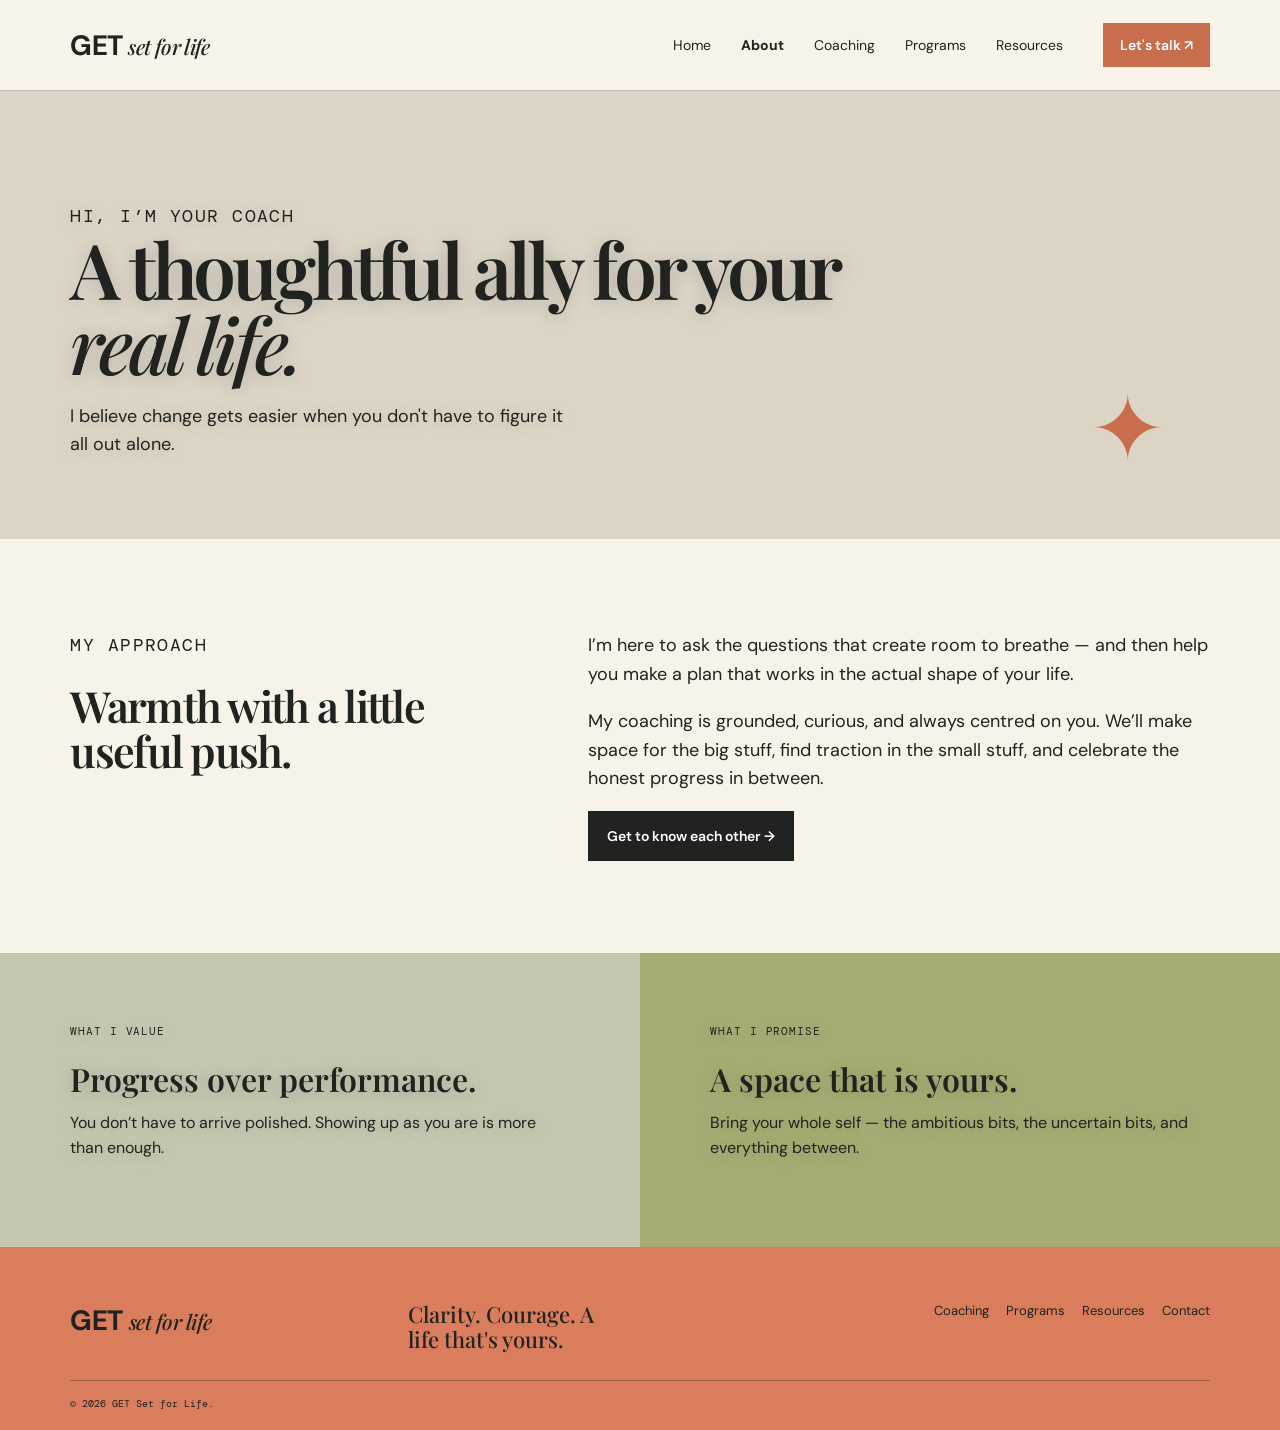
<file: about.html>
<!doctype html><html lang="en"><head><meta charset="utf-8"><meta name="viewport" content="width=device-width,initial-scale=1"><title>About | GET Set for Life</title><link href="https://fonts.googleapis.com/css2?family=DM+Mono&family=DM+Sans:wght@400;500;600;700&family=Playfair+Display:ital,wght@0,500;0,600;0,700;1,500&display=swap" rel="stylesheet"><link rel="stylesheet" href="styles.css"><link rel="stylesheet" href="responsive.css"></head><body><header class="site-header"><a class="brand" href="index.html"><span>GET</span><i>set for life</i></a><button class="menu-toggle">Menu <span>☰</span></button><nav class="main-nav"><a href="index.html">Home</a><a class="active" href="about.html">About</a><a href="coaching.html">Coaching</a><a href="programs.html">Programs</a><a href="resources.html">Resources</a><a class="nav-cta" href="contact.html">Let's talk ↗</a></nav></header><main><section class="page-hero"><p class="eyebrow">HI, I’M YOUR COACH</p><h1>A thoughtful ally for your <em>real life.</em></h1><p>I believe change gets easier when you don't have to figure it all out alone.</p></section><section class="content-grid"><div><p class="eyebrow">MY APPROACH</p><h2>Warmth with a little useful push.</h2></div><div><p>I’m here to ask the questions that create room to breathe — and then help you make a plan that works in the actual shape of your life.</p><p>My coaching is grounded, curious, and always centred on you. We’ll make space for the big stuff, find traction in the small stuff, and celebrate the honest progress in between.</p><a class="button button-dark" href="contact.html">Get to know each other →</a></div></section><section class="split-band"><div><p class="eyebrow">WHAT I VALUE</p><h3>Progress over performance.</h3><p>You don’t have to arrive polished. Showing up as you are is more than enough.</p></div><div><p class="eyebrow">WHAT I PROMISE</p><h3>A space that is yours.</h3><p>Bring your whole self — the ambitious bits, the uncertain bits, and everything between.</p></div></section></main><footer><a class="brand" href="index.html"><span>GET</span><i>set for life</i></a><p>Clarity. Courage. A life that's yours.</p><div><a href="coaching.html">Coaching</a><a href="programs.html">Programs</a><a href="resources.html">Resources</a><a href="contact.html">Contact</a></div><small>© 2026 GET Set for Life.</small></footer><script src="script.js"></script></body></html>
</file>
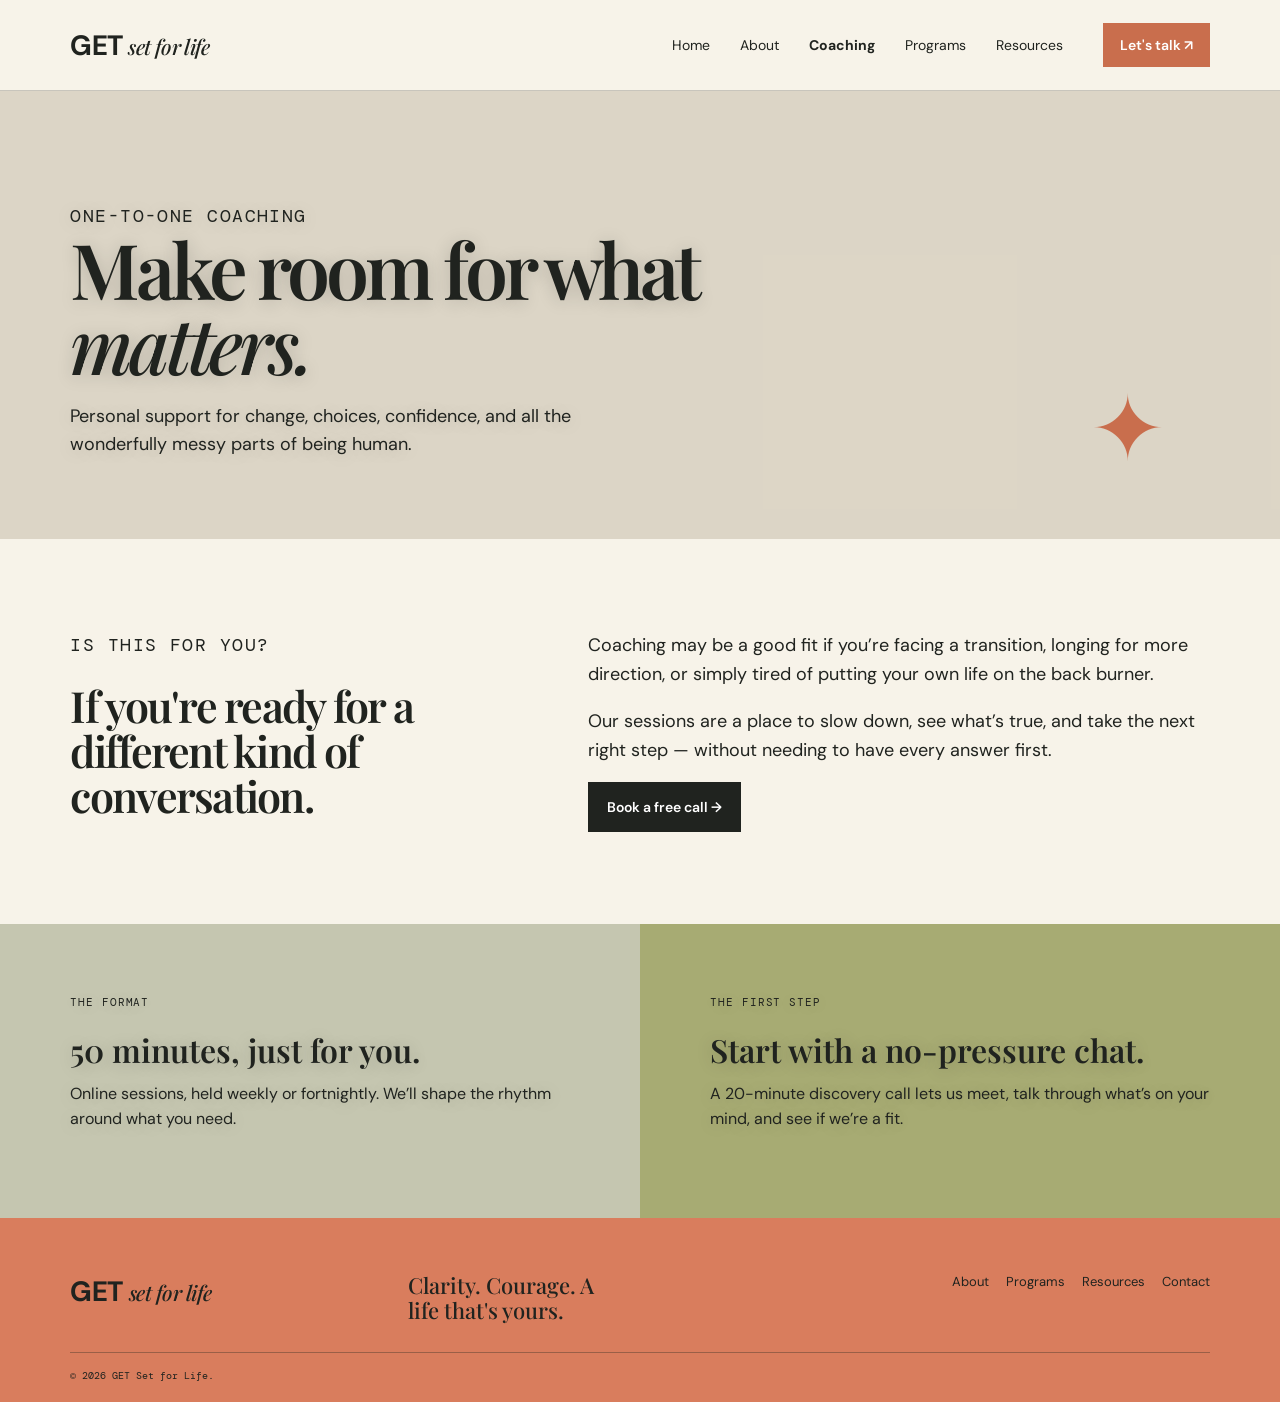
<file: coaching.html>
<!doctype html><html lang="en"><head><meta charset="utf-8"><meta name="viewport" content="width=device-width,initial-scale=1"><title>Coaching | GET Set for Life</title><link href="https://fonts.googleapis.com/css2?family=DM+Mono&family=DM+Sans:wght@400;500;600;700&family=Playfair+Display:ital,wght@0,500;0,600;0,700;1,500&display=swap" rel="stylesheet"><link rel="stylesheet" href="styles.css"><link rel="stylesheet" href="responsive.css"></head><body><header class="site-header"><a class="brand" href="index.html"><span>GET</span><i>set for life</i></a><button class="menu-toggle">Menu <span>☰</span></button><nav class="main-nav"><a href="index.html">Home</a><a href="about.html">About</a><a class="active" href="coaching.html">Coaching</a><a href="programs.html">Programs</a><a href="resources.html">Resources</a><a class="nav-cta" href="contact.html">Let's talk ↗</a></nav></header><main><section class="page-hero"><p class="eyebrow">ONE-TO-ONE COACHING</p><h1>Make room for what <em>matters.</em></h1><p>Personal support for change, choices, confidence, and all the wonderfully messy parts of being human.</p></section><section class="content-grid"><div><p class="eyebrow">IS THIS FOR YOU?</p><h2>If you're ready for a different kind of conversation.</h2></div><div><p>Coaching may be a good fit if you’re facing a transition, longing for more direction, or simply tired of putting your own life on the back burner.</p><p>Our sessions are a place to slow down, see what’s true, and take the next right step — without needing to have every answer first.</p><a class="button button-dark" href="contact.html">Book a free call →</a></div></section><section class="split-band"><div><p class="eyebrow">THE FORMAT</p><h3>50 minutes, just for you.</h3><p>Online sessions, held weekly or fortnightly. We’ll shape the rhythm around what you need.</p></div><div><p class="eyebrow">THE FIRST STEP</p><h3>Start with a no-pressure chat.</h3><p>A 20-minute discovery call lets us meet, talk through what’s on your mind, and see if we’re a fit.</p></div></section></main><footer><a class="brand" href="index.html"><span>GET</span><i>set for life</i></a><p>Clarity. Courage. A life that's yours.</p><div><a href="about.html">About</a><a href="programs.html">Programs</a><a href="resources.html">Resources</a><a href="contact.html">Contact</a></div><small>© 2026 GET Set for Life.</small></footer><script src="script.js"></script></body></html>
</file>
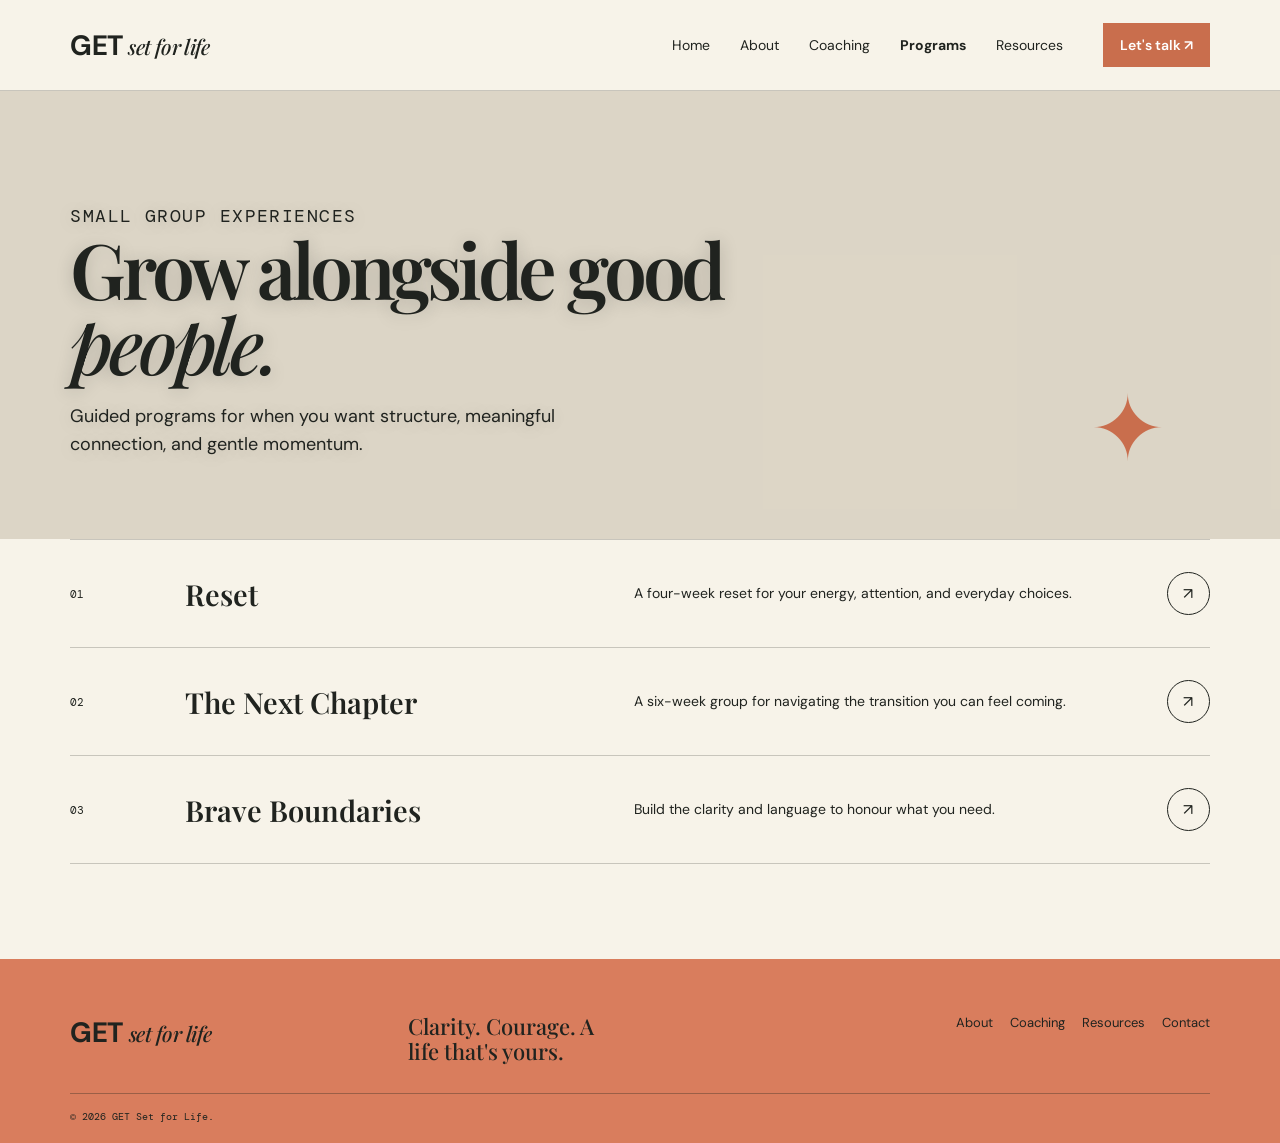
<file: programs.html>
<!doctype html><html lang="en"><head><meta charset="utf-8"><meta name="viewport" content="width=device-width,initial-scale=1"><title>Programs | GET Set for Life</title><link href="https://fonts.googleapis.com/css2?family=DM+Mono&family=DM+Sans:wght@400;500;600;700&family=Playfair+Display:ital,wght@0,500;0,600;0,700;1,500&display=swap" rel="stylesheet"><link rel="stylesheet" href="styles.css"><link rel="stylesheet" href="responsive.css"></head><body><header class="site-header"><a class="brand" href="index.html"><span>GET</span><i>set for life</i></a><button class="menu-toggle">Menu <span>☰</span></button><nav class="main-nav"><a href="index.html">Home</a><a href="about.html">About</a><a href="coaching.html">Coaching</a><a class="active" href="programs.html">Programs</a><a href="resources.html">Resources</a><a class="nav-cta" href="contact.html">Let's talk ↗</a></nav></header><main><section class="page-hero"><p class="eyebrow">SMALL GROUP EXPERIENCES</p><h1>Grow alongside good <em>people.</em></h1><p>Guided programs for when you want structure, meaningful connection, and gentle momentum.</p></section><section class="program-list"><div class="program-row"><span>01</span><h3>Reset</h3><p>A four-week reset for your energy, attention, and everyday choices.</p><a class="circle-arrow" href="contact.html">↗</a></div><div class="program-row"><span>02</span><h3>The Next Chapter</h3><p>A six-week group for navigating the transition you can feel coming.</p><a class="circle-arrow" href="contact.html">↗</a></div><div class="program-row"><span>03</span><h3>Brave Boundaries</h3><p>Build the clarity and language to honour what you need.</p><a class="circle-arrow" href="contact.html">↗</a></div></section></main><footer><a class="brand" href="index.html"><span>GET</span><i>set for life</i></a><p>Clarity. Courage. A life that's yours.</p><div><a href="about.html">About</a><a href="coaching.html">Coaching</a><a href="resources.html">Resources</a><a href="contact.html">Contact</a></div><small>© 2026 GET Set for Life.</small></footer><script src="script.js"></script></body></html>
</file>
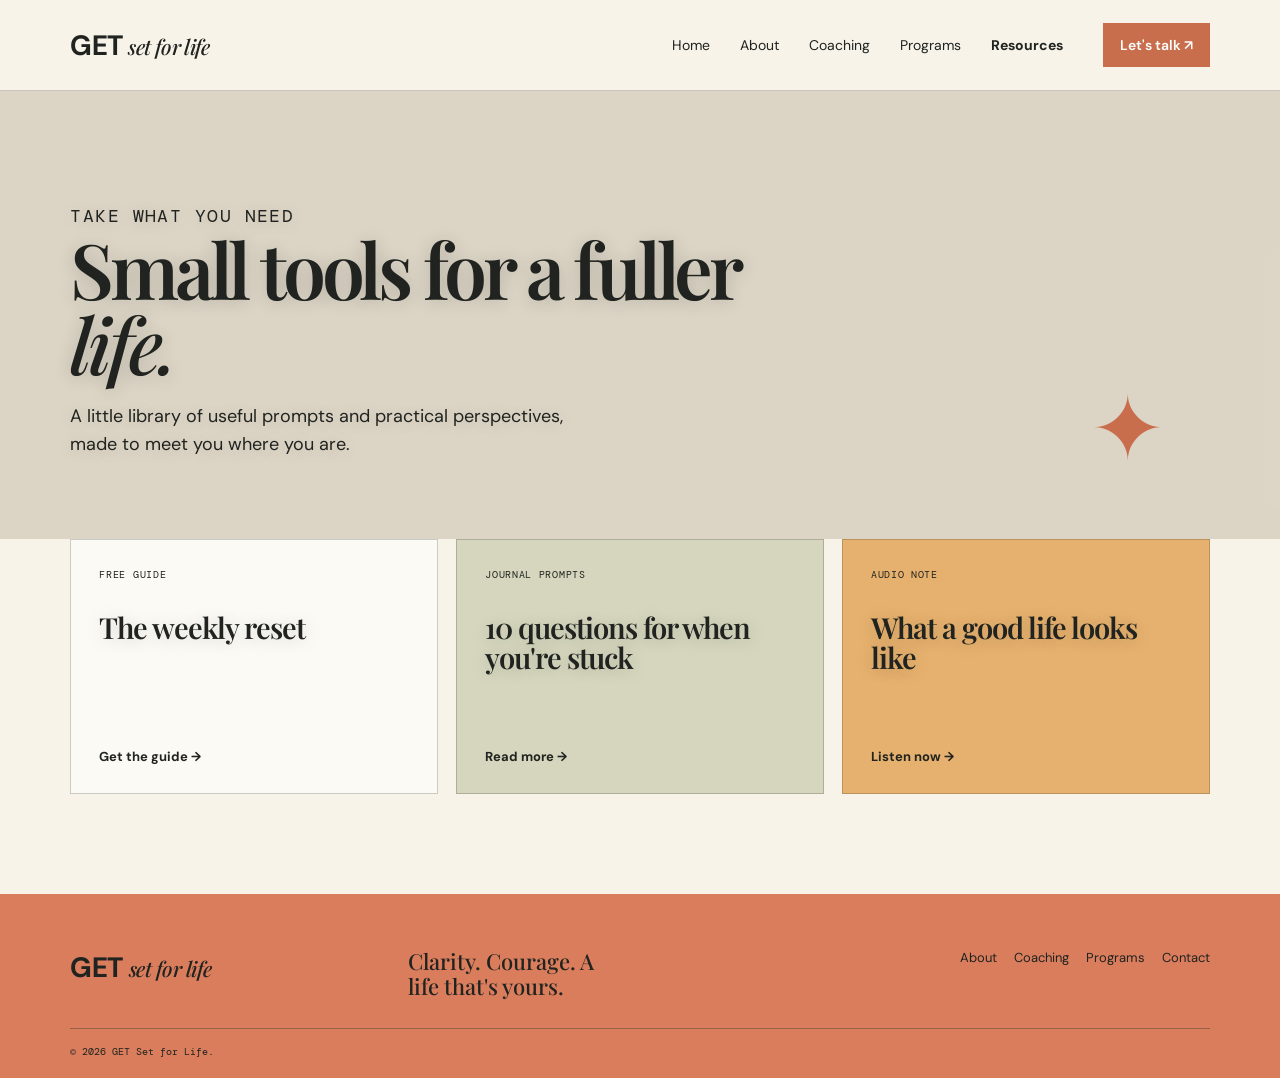
<file: resources.html>
<!doctype html><html lang="en"><head><meta charset="utf-8"><meta name="viewport" content="width=device-width,initial-scale=1"><title>Resources | GET Set for Life</title><link href="https://fonts.googleapis.com/css2?family=DM+Mono&family=DM+Sans:wght@400;500;600;700&family=Playfair+Display:ital,wght@0,500;0,600;0,700;1,500&display=swap" rel="stylesheet"><link rel="stylesheet" href="styles.css"><link rel="stylesheet" href="responsive.css"></head><body><header class="site-header"><a class="brand" href="index.html"><span>GET</span><i>set for life</i></a><button class="menu-toggle">Menu <span>☰</span></button><nav class="main-nav"><a href="index.html">Home</a><a href="about.html">About</a><a href="coaching.html">Coaching</a><a href="programs.html">Programs</a><a class="active" href="resources.html">Resources</a><a class="nav-cta" href="contact.html">Let's talk ↗</a></nav></header><main><section class="page-hero"><p class="eyebrow">TAKE WHAT YOU NEED</p><h1>Small tools for a fuller <em>life.</em></h1><p>A little library of useful prompts and practical perspectives, made to meet you where you are.</p></section><section class="resource-grid"><article class="resource"><span class="tag">FREE GUIDE</span><h3>The weekly reset</h3><a href="contact.html">Get the guide →</a></article><article class="resource"><span class="tag">JOURNAL PROMPTS</span><h3>10 questions for when you're stuck</h3><a href="contact.html">Read more →</a></article><article class="resource"><span class="tag">AUDIO NOTE</span><h3>What a good life looks like</h3><a href="contact.html">Listen now →</a></article></section></main><footer><a class="brand" href="index.html"><span>GET</span><i>set for life</i></a><p>Clarity. Courage. A life that's yours.</p><div><a href="about.html">About</a><a href="coaching.html">Coaching</a><a href="programs.html">Programs</a><a href="contact.html">Contact</a></div><small>© 2026 GET Set for Life.</small></footer><script src="script.js"></script></body></html>
</file>
<file: styles.css>
:root{--ink:#20231f;--paper:#f7f3e9;--cream:#eee6d5;--clay:#c96e4d;--olive:#a7ab73;--sage:#d5d6bd;--line:rgba(32,35,31,.22)}*{box-sizing:border-box}html{scroll-behavior:smooth}body{margin:0;background:var(--paper);color:var(--ink);font-family:'DM Sans',sans-serif;font-size:16px}.announcement{height:37px;background:#22261f;color:#f9f5eb;display:flex;align-items:center;justify-content:space-between;padding:0 5.5vw;font:11px 'DM Mono',monospace;letter-spacing:.02em}.announcement a{color:#fff;text-decoration:none}.announcement b{font-size:15px;margin-left:6px}.site-header{height:91px;display:flex;align-items:center;justify-content:space-between;padding:0 5.5vw;border-bottom:1px solid var(--line);position:relative;z-index:3}.brand{color:var(--ink);text-decoration:none;display:inline-flex;align-items:baseline;gap:6px;letter-spacing:-.04em}.brand span{font-size:28px;font-weight:700}.brand i{font-family:'Playfair Display',serif;font-size:21px;font-weight:500}.main-nav{display:flex;align-items:center;gap:30px}.main-nav a{color:var(--ink);font-size:14px;text-decoration:none}.main-nav .active{font-weight:700}.main-nav .nav-cta{background:var(--clay);color:white;padding:13px 17px;font-weight:600;margin-left:10px}.nav-cta b{font-size:17px;margin-left:6px}.menu-toggle{display:none;background:none;border:0;font:600 13px 'DM Sans';color:var(--ink)}.hero{min-height:626px;display:grid;grid-template-columns:51% 49%;position:relative;overflow:hidden}.hero-copy{padding:111px 5.5vw 90px}.eyebrow{font:11px 'DM Mono',monospace;letter-spacing:.08em;margin:0 0 23px}.hero h1,.section h2,.page-hero h1{font:600 clamp(53px,6vw,88px)/.98 'Playfair Display',serif;letter-spacing:-.055em;margin:0}.hero h1 em,.section h2 em,.page-hero h1 em{font-weight:500}.hero h1 span{color:var(--clay);font-style:italic}.hero-text{max-width:430px;font-size:18px;line-height:1.52;margin:29px 0 32px}.hero-actions{display:flex;align-items:center;gap:27px}.button{padding:16px 19px;text-decoration:none;font-size:14px;font-weight:600;display:inline-block}.button-dark{color:white;background:var(--ink)}.button b{font-size:18px;margin-left:10px}.text-link{color:var(--ink);text-decoration:none;font-size:14px;font-weight:600;border-bottom:1px solid var(--ink);padding-bottom:4px}.text-link b{font-size:18px;margin-left:8px}.hero-art{background:var(--sage);position:relative;overflow:hidden;min-height:626px}.sun{position:absolute;width:380px;height:380px;background:#edac61;border-radius:50%;top:63px;left:18%}.arch{position:absolute;border:1px solid rgba(32,35,31,.4);width:420px;height:490px;border-radius:210px 210px 0 0;bottom:-112px;left:15%}.sun-ray{position:absolute;border-top:1px solid rgba(32,35,31,.45);width:165px;transform-origin:left center}.r1{left:53%;top:130px;transform:rotate(-25deg)}.r2{left:58%;top:184px;transform:rotate(2deg)}.r3{left:55%;top:236px;transform:rotate(30deg)}.portrait{position:absolute;bottom:-28px;left:30%;width:292px;height:465px}.hair{background:#25251f;border-radius:48% 48% 23% 23%;width:240px;height:340px;position:absolute;left:19px;top:24px}.face{position:absolute;width:142px;height:190px;background:#bd7651;border-radius:52% 45% 42% 50%;top:98px;left:78px;transform:rotate(-8deg)}.face:after{content:'';position:absolute;width:44px;height:12px;background:#29221d;border-radius:0 0 20px 20px;bottom:50px;left:51px}.neck{position:absolute;width:61px;height:90px;background:#bd7651;top:244px;left:123px;transform:rotate(6deg)}.body{position:absolute;background:#335d54;width:310px;height:190px;border-radius:50% 50% 0 0;top:317px;left:-8px}.earring{position:absolute;border:3px solid #f0bd52;border-radius:50%;height:26px;width:17px;top:203px;left:82px}.floating-note{position:absolute;right:8%;bottom:74px;background:var(--paper);padding:17px 15px;width:130px;min-height:112px;box-shadow:3px 3px 0 rgba(32,35,31,.12);font:10px/1.45 'DM Mono',monospace}.floating-note span{color:var(--clay);font-size:28px;display:block;margin-top:7px}.hero-scroll{position:absolute;bottom:24px;left:5.5vw;font:10px 'DM Mono';letter-spacing:.07em}.hero-scroll span{font-size:18px;margin-left:8px}.section{padding:112px 5.5vw}.intro{display:grid;grid-template-columns:1fr 1fr;gap:9vw;background:#fbfaf5}.section h2{font-size:clamp(43px,4.8vw,69px)}.intro-copy{padding-top:37px;max-width:470px;font-size:18px;line-height:1.58}.intro-copy p:first-child{margin-top:0}.intro-copy .text-link{display:inline-block;margin-top:14px}.ways{background:var(--cream)}.section-heading{position:relative;margin-bottom:49px}.round-link{position:absolute;right:0;bottom:0;border:1px solid var(--ink);border-radius:50%;width:104px;height:104px;display:grid;place-content:center;text-align:center;color:var(--ink);text-decoration:none;font:10px/1.5 'DM Mono'}.round-link span{font-size:19px}.service-grid{display:grid;grid-template-columns:repeat(3,1fr)}.service-card{color:var(--ink);text-decoration:none;min-height:372px;padding:22px 26px 24px;display:flex;flex-direction:column;border-right:1px solid rgba(32,35,31,.25);transition:transform .25s}.service-card:last-child{border:0}.service-card:hover{transform:translateY(-7px)}.terracotta{background:#d97d5d}.olive{background:#a5aa70}.cream{background:#f4efe3}.number{font:11px 'DM Mono'}.service-icon{font:46px/1 'Playfair Display';margin:46px 0 24px}.service-card h3{font:600 32px/.98 'Playfair Display';letter-spacing:-.04em;margin:0}.service-card p{font-size:14px;line-height:1.5;max-width:225px;margin:18px 0 auto}.service-card>b{font-size:13px;border-bottom:1px solid var(--ink);width:max-content;padding-bottom:3px}.service-card>b span{font-size:18px;margin-left:8px}.quote-band{background:var(--ink);color:var(--paper);padding:95px 18%;text-align:center}.quote-mark{font:80px/0.5 'Playfair Display';color:#e7a06a}.quote-band blockquote{font:500 clamp(28px,3.6vw,47px)/1.13 'Playfair Display';letter-spacing:-.035em;margin:24px 0}.quote-band p{font:10px 'DM Mono';letter-spacing:.07em;margin:26px 0 0}.newsletter{display:grid;grid-template-columns:1fr 1fr;gap:9vw;align-items:center}.newsletter>div:last-child{font-size:17px;line-height:1.5;max-width:445px}.newsletter form{border-bottom:1px solid var(--ink);display:flex;margin:25px 0 10px}.newsletter input{border:0;background:transparent;outline:0;padding:12px 0;width:100%;font:14px 'DM Sans'}.newsletter button{border:0;background:transparent;font-size:25px;cursor:pointer}.newsletter small{font-size:11px;color:#5d5e58}footer{background:#d97d5d;padding:55px 5.5vw 20px;display:grid;grid-template-columns:2fr 2fr 3fr;gap:28px}footer .brand{align-self:start}footer>p{font:500 22px/1.15 'Playfair Display';margin:0;max-width:190px}footer>div{display:flex;gap:17px;justify-content:flex-end}footer a{color:var(--ink);font-size:13px;text-decoration:none}footer small{grid-column:1/-1;border-top:1px solid rgba(32,35,31,.34);padding-top:16px;font:10px 'DM Mono'}.sr-only{position:absolute;width:1px;height:1px;overflow:hidden;clip:rect(0,0,0,0)}
.contact-details{margin-top:45px;display:flex;flex-direction:column;gap:9px}.contact-details .eyebrow{margin:0 0 5px}.contact-details a{color:var(--ink);font-size:14px;text-decoration:none;border-bottom:1px solid rgba(32,35,31,.45);width:max-content;padding-bottom:2px}
.page-hero,
.contact-copy,
.quote-band,
.split-band,
.newsletter,
.resource,
.service-card {
  position: relative;
  isolation: isolate;
}

.page-hero::before,
.contact-copy::before,
.quote-band::before,
.split-band::before {
  content: "";
  position: absolute;
  inset: 0;
  pointer-events: none;
  z-index: 0;
  background: rgba(18, 23, 28, 0.08);
}

.page-hero > *,
.contact-copy > *,
.quote-band > *,
.split-band > *,
.newsletter > *,
.resource > *,
.service-card > * {
  position: relative;
  z-index: 1;
}

.page-hero h1,
.page-hero p,
.contact-copy h1,
.contact-copy p,
.quote-band blockquote,
.quote-band p,
.split-band h3,
.split-band p,
.resource h3,
.resource p {
  text-shadow: 0 2px 18px rgba(0,0,0,0.18);
}
</file>
<file: responsive.css>
.page-hero{padding:90px 5.5vw 80px;background:var(--cream);min-height:380px;position:relative}.page-hero h1{max-width:780px}.page-hero p{max-width:510px;font-size:18px;line-height:1.55;margin:22px 0 0}.page-hero:after{content:'✦';position:absolute;right:9vw;bottom:56px;color:var(--clay);font:90px 'Playfair Display'}.content-grid{display:grid;grid-template-columns:1fr 1.5fr;gap:8vw;padding:92px 5.5vw}.content-grid h2{font:600 43px/1.05 'Playfair Display';letter-spacing:-.04em;margin:0}.content-grid p{font-size:18px;line-height:1.6;margin-top:0}.split-band{display:grid;grid-template-columns:1fr 1fr;background:var(--sage)}.split-band>div{padding:70px 11%;min-height:280px}.split-band>div+div{background:var(--olive)}.split-band h3{font:600 32px/1 'Playfair Display';margin:13px 0}.split-band p{line-height:1.55}.program-list{padding:0 5.5vw 95px}.program-row{border-top:1px solid var(--line);display:grid;grid-template-columns:90px 1fr 1.2fr auto;gap:25px;align-items:center;padding:32px 0}.program-row:last-child{border-bottom:1px solid var(--line)}.program-row span{font:11px 'DM Mono'}.program-row h3{font:600 29px 'Playfair Display';margin:0}.program-row p{font-size:14px;line-height:1.5;margin:0}.circle-arrow{border:1px solid var(--ink);width:43px;height:43px;display:grid;place-content:center;border-radius:50%;text-decoration:none;color:var(--ink)}.contact-wrap{display:grid;grid-template-columns:1fr 1fr;min-height:550px}.contact-copy{background:var(--clay);padding:86px 11%}.contact-copy h1{font:600 58px/.98 'Playfair Display';letter-spacing:-.05em;margin:0}.contact-copy p{font-size:18px;line-height:1.55;max-width:365px}.contact-form{padding:75px 11%;background:#fbfaf5}.contact-form label{display:block;font:11px 'DM Mono';letter-spacing:.06em;margin-top:20px}.contact-form input,.contact-form textarea{background:transparent;border:0;border-bottom:1px solid var(--ink);width:100%;padding:10px 0;font:16px 'DM Sans';outline:0}.contact-form textarea{height:85px;resize:none}.contact-form .button{border:0;margin-top:28px;cursor:pointer}.resource-grid{display:grid;grid-template-columns:repeat(3,1fr);gap:18px;padding:0 5.5vw 100px}.resource{padding:28px;min-height:255px;background:#fbfaf5;border:1px solid var(--line);display:flex;flex-direction:column}.resource:nth-child(2){background:var(--sage)}.resource:nth-child(3){background:#e6b16e}.resource .tag{font:10px 'DM Mono';letter-spacing:.07em}.resource h3{font:600 29px/1.02 'Playfair Display';letter-spacing:-.035em;margin:32px 0 auto}.resource a{color:var(--ink);font-size:13px;font-weight:bold;text-decoration:none}
@media(max-width:760px){.announcement{padding:0 20px;font-size:9px}.announcement span{display:none}.site-header{height:72px;padding:0 20px}.brand span{font-size:23px}.brand i{font-size:18px}.menu-toggle{display:block}.main-nav{display:none;position:absolute;left:0;right:0;top:71px;background:var(--paper);padding:20px;flex-direction:column;align-items:stretch;border-bottom:1px solid var(--line)}.main-nav.open{display:flex}.main-nav .nav-cta{margin:0;text-align:center}.hero{display:flex;flex-direction:column}.hero-copy{padding:71px 20px 51px}.hero h1{font-size:55px}.hero-text{font-size:16px}.hero-art{min-height:440px}.portrait{left:17%;transform:scale(.85);transform-origin:bottom left}.sun{width:290px;height:290px;left:17px}.floating-note{right:15px}.hero-scroll{display:none}.section{padding:70px 20px}.intro,.newsletter{grid-template-columns:1fr;gap:12px}.intro-copy{padding:0;font-size:16px}.section h2{font-size:45px}.round-link{width:77px;height:77px;font-size:8px}.service-grid{grid-template-columns:1fr}.service-card{min-height:275px;border-right:0;border-bottom:1px solid var(--line)}.service-icon{margin:25px 0 15px}.quote-band{padding:67px 25px}.newsletter>div:last-child{font-size:16px}footer{padding:42px 20px 18px;grid-template-columns:1fr 1fr}footer>div{grid-column:1/-1;justify-content:flex-start;flex-wrap:wrap}.page-hero{padding:65px 20px;min-height:340px}.page-hero h1{font-size:51px}.page-hero:after{right:30px;bottom:22px}.content-grid{grid-template-columns:1fr;padding:65px 20px;gap:26px}.split-band{grid-template-columns:1fr}.split-band>div{padding:48px 20px}.program-list{padding:0 20px 65px}.program-row{grid-template-columns:45px 1fr auto;gap:12px}.program-row p{grid-column:2/-1}.contact-wrap{grid-template-columns:1fr}.contact-copy,.contact-form{padding:62px 20px}.contact-copy h1{font-size:50px}.resource-grid{grid-template-columns:1fr;padding:0 20px 65px}}
</file>
